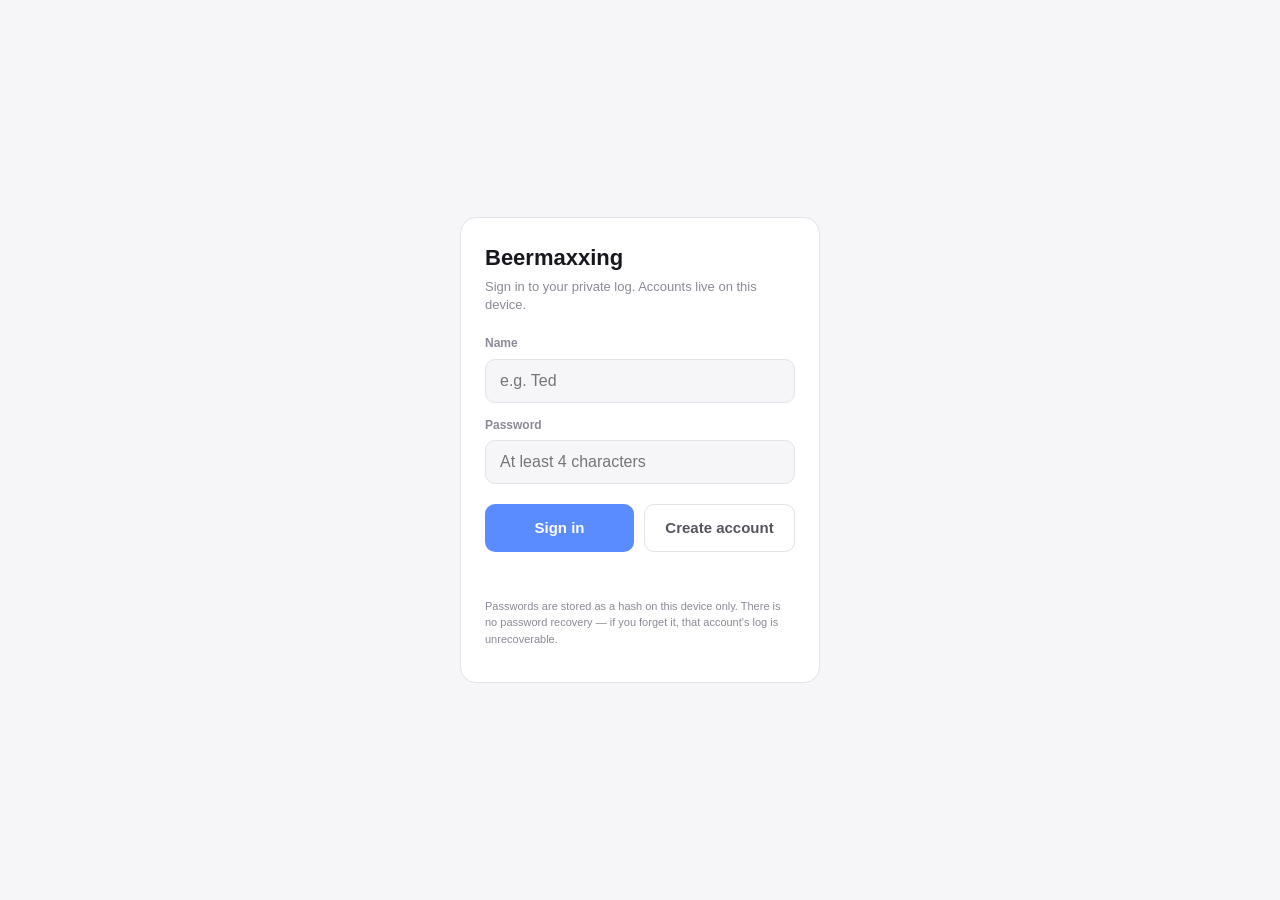
<file: index.html>
<!DOCTYPE html>
<html lang="en">
<head>
<meta charset="UTF-8">
<meta name="viewport" content="width=device-width, initial-scale=1, viewport-fit=cover">
<meta name="theme-color" content="#0b0b0f">
<meta name="mobile-web-app-capable" content="yes">
<meta name="apple-mobile-web-app-capable" content="yes">
<meta name="apple-mobile-web-app-status-bar-style" content="black-translucent">
<title>Beermaxxing</title>
<link rel="manifest" href="manifest.json">
<link rel="icon" href="icon.svg" type="image/svg+xml">
<link rel="apple-touch-icon" href="icon.svg">
<link rel="stylesheet" href="styles.css">
</head>
<body>

<!-- Sign-in / account creation. Shown until a valid session exists. -->
<div class="auth-view" id="authView">
  <form class="auth-card" id="authForm" autocomplete="off">
    <h1 class="auth-title">Beermaxxing</h1>
    <p class="auth-sub">Sign in to your private log. Accounts live on this device.</p>
    <div class="auth-field">
      <label for="authName">Name</label>
      <input id="authName" type="text" required maxlength="24" placeholder="e.g. Ted">
    </div>
    <div class="auth-field">
      <label for="authPassword">Password</label>
      <input id="authPassword" type="password" required maxlength="64" placeholder="At least 4 characters">
    </div>
    <div class="auth-actions">
      <button type="submit" class="auth-btn primary">Sign in</button>
      <button type="button" class="auth-btn ghost" id="authCreate">Create account</button>
    </div>
    <p class="auth-error" id="authError"></p>
    <p class="auth-note">Passwords are stored as a hash on this device only. There is no password recovery — if you forget it, that account's log is unrecoverable.</p>
  </form>
</div>

<main>
  <div class="hdr">
    <div class="hdr-main">
      <div class="lbl" id="wrange"></div>
      <div class="big num"><span id="wkTotal">0</span> <small>kcal this week</small></div>
      <div class="lbl num" id="wkGrams"></div>
      <div class="lbl num" id="wkCompare"></div>
    </div>
    <span class="user-chip" id="userChip" title="Signed in as — tap to sign out" style="cursor:pointer"></span>
    <div class="hdr-actions">
      <button class="ibtn" id="lockBtn" title="Lock / switch user">&#128274;</button>
      <button class="ibtn" id="clearDay" title="Clear selected day">&#128465;</button>
      <button class="ibtn" id="gearBtn" title="Edit calories per serving">&#9881;</button>
    </div>
  </div>

  <div class="sec">CALORIES PER SERVING (tap gear to edit)</div>
  <div id="edit"></div>

  <input id="drinkFilter" class="filter" type="search" placeholder="Filter drinks — e.g. wusu, 珠江, wheat…" autocomplete="off">

  <div class="days" id="days"></div>

  <div class="sec"><span>MY DRINKS (most-consumed first)</span>
    <button class="ibtn" id="editListBtn" title="Remove drinks from your list" style="width:52px;height:28px;font-size:12px">Edit</button>
  </div>
  <div id="rows"></div>

  <div class="sec"><span>BEER CATALOG — tap ＋ to add to your list</span></div>
  <div id="catalog"></div>

  <div class="totalbar">
    <span class="t" id="dayLbl"></span>
    <span class="v num"><span id="dayTotal">0</span> kcal · <span id="dayGrams">0</span> g alcohol</span>
  </div>

  <div class="sec">THIS WEEK BY DAY</div>
  <div class="wk" id="wk"></div>

  <div class="sec">WEEK MVPs</div>
  <div id="mvps"></div>

  <div class="sec">PAST WEEKS</div>
  <div id="hist"></div>
</main>

<div class="week-detail" id="weekDetail">
  <div class="wd-card">
    <div class="wd-head"><h2 id="wdTitle"></h2><button class="ibtn" id="wdClose">&#10005;</button></div>
    <div id="wdBody"></div>
  </div>
</div>

<div class="toast" id="toast"></div>

<script type="module" src="js/app.js"></script>
</body>
</html>
</file>
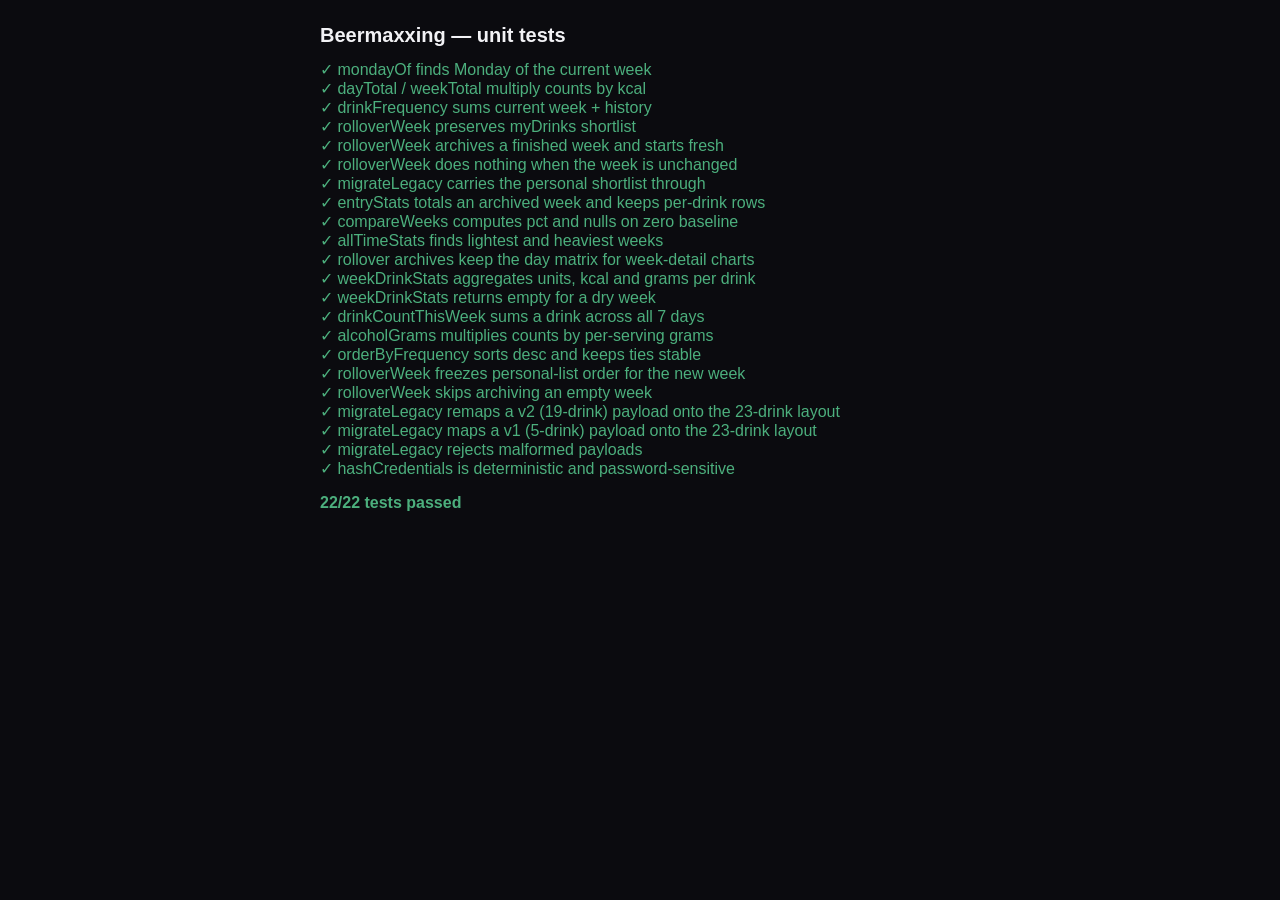
<file: tests.html>
<!DOCTYPE html>
<html lang="en">
<head>
<meta charset="UTF-8">
<meta name="viewport" content="width=device-width, initial-scale=1">
<title>Beermaxxing — tests</title>
<style>
  body { font-family: -apple-system, "Segoe UI", Roboto, sans-serif; max-width: 640px; margin: 24px auto; padding: 0 16px; background: #0b0b0f; color: #f2f2f5; }
  h1 { font-size: 20px; }
  .pass { color: #4caf7d; }
  .fail { color: #e5604d; }
  #summary { font-weight: 700; margin-top: 16px; }
  code { background: #17171d; padding: 1px 5px; border-radius: 4px; }
</style>
</head>
<body>
<h1>Beermaxxing — unit tests</h1>
<div id="results">Running…</div>
<div id="summary"></div>
<script type="module" src="js/tests.js"></script>
</body>
</html>
</file>
<file: styles.css>
/* Drink Calories — presentation only. All colors via custom properties so the
   dark/light flip is a single media query. */
:root {
  --bg: #0b0b0f; --card: #17171d; --border: #2a2a33;
  --text: #f2f2f5; --text2: #b9b9c4; --text3: #8a8a96;
  --accent: #5b8cff;
  --c1: #5b8cff; --c2: #e5604d; --c3: #4caf7d; --c4: #9b6ee8; --c5: #8a8a96; --c6: #c9a04e;
}
@media (prefers-color-scheme: light) {
  :root {
    --bg: #f6f6f8; --card: #ffffff; --border: #e2e2e8;
    --text: #17171d; --text2: #55555f; --text3: #8a8a96;
  }
}
* { box-sizing: border-box; -webkit-tap-highlight-color: transparent; }
html, body { margin: 0; padding: 0; }
body {
  background: var(--bg); color: var(--text);
  font-family: -apple-system, BlinkMacSystemFont, "Segoe UI", Roboto, "PingFang SC", "Noto Sans SC", sans-serif;
  font-size: 16px; line-height: 1.45;
  max-width: 480px; margin: 0 auto;
  padding: 16px 14px calc(24px + env(safe-area-inset-bottom));
}
button { font: inherit; color: inherit; }
.num { font-variant-numeric: tabular-nums; }

/* ------------------------------- header ------------------------------- */
.hdr { display: flex; align-items: center; justify-content: space-between; gap: 8px; margin-bottom: 12px; }
.hdr-main { flex: 1; min-width: 0; }
.lbl { font-size: 12px; color: var(--text3); }
.big { font-size: 36px; font-weight: 700; line-height: 1.1; }
.big small { font-size: 14px; font-weight: 400; color: var(--text3); }
.hdr-actions { display: flex; gap: 8px; }
.ibtn {
  width: 40px; height: 40px; border-radius: 10px; border: 1px solid var(--border);
  background: var(--card); display: flex; align-items: center; justify-content: center;
  cursor: pointer; flex-shrink: 0;
}
.ibtn:active { transform: scale(.95); }
.user-chip {
  max-width: 110px; overflow: hidden; text-overflow: ellipsis; white-space: nowrap;
  border: 1px solid var(--border); border-radius: 20px; background: var(--card);
  padding: 8px 14px; font-size: 14px; font-weight: 600;
}

/* ------------------------------ search box ---------------------------- */
.filter {
  width: 100%; padding: 10px 14px; margin-bottom: 10px;
  border: 1px solid var(--border); border-radius: 12px;
  background: var(--card); color: var(--text); font-size: 15px;
}

/* ------------------------------ day strip ----------------------------- */
.days { display: flex; gap: 4px; margin-bottom: 12px; }
.day {
  flex: 1; display: flex; flex-direction: column; align-items: center; gap: 1px;
  padding: 8px 0; border: 1px solid var(--border); border-radius: 12px;
  background: var(--card); cursor: pointer;
}
.day .d { font-size: 11px; color: var(--text3); }
.day .n { font-size: 16px; font-weight: 600; }
.day .k { font-size: 10px; color: var(--text3); min-height: 13px; }
.day.sel { background: var(--text); border-color: var(--text); }
.day.sel .d, .day.sel .n, .day.sel .k { color: var(--bg); }

/* ------------------------------ drink rows ---------------------------- */
.row {
  display: flex; align-items: center; gap: 8px; padding: 10px 12px;
  background: var(--card); border: 1px solid var(--border); border-radius: 12px; margin-bottom: 8px;
}
.dot { width: 10px; height: 10px; border-radius: 3px; flex-shrink: 0; }
.info { flex: 1; min-width: 0; }
.name { font-size: 15px; font-weight: 600; }
.serv { font-size: 12px; color: var(--text3); }
.ctl { display: flex; align-items: center; gap: 6px; }
.cbtn {
  width: 36px; height: 36px; border-radius: 10px; border: 1px solid var(--border);
  background: transparent; display: flex; align-items: center; justify-content: center;
  font-size: 18px; cursor: pointer; user-select: none;
}
.cbtn:active { background: var(--border); }
.cbtn:disabled { opacity: .25; }
.cnt { width: 28px; text-align: center; font-size: 16px; font-weight: 700; }

/* --------------------------- totals & charts --------------------------- */
.totalbar {
  display: flex; align-items: baseline; justify-content: space-between;
  padding: 14px 16px; border-radius: 12px;
  background: var(--card); border: 1px solid var(--border); margin: 12px 0;
}
.totalbar .t { font-size: 13px; color: var(--text2); }
.totalbar .v { font-size: 26px; font-weight: 700; }
.sec {
  font-size: 12px; color: var(--text3); margin: 18px 2px 8px;
  font-weight: 600; letter-spacing: .02em;
  display: flex; justify-content: space-between; align-items: center;
}
.wk { display: flex; gap: 6px; align-items: flex-end; height: 110px; padding: 2px 0; }
.wkc { flex: 1; display: flex; flex-direction: column; align-items: center; gap: 4px; height: 100%; justify-content: flex-end; }
.bar { width: 70%; border-radius: 4px 4px 0 0; background: var(--accent); }
.wkc.today .bar { background: var(--text); }
.wkl { font-size: 10px; color: var(--text3); }
.wkv { font-size: 10px; color: var(--text2); }

/* ------------------------------ week MVPs ------------------------------ */
.mvp-row {
  display: flex; align-items: baseline; gap: 8px;
  padding: 10px 12px; margin-bottom: 6px;
  background: var(--card); border: 1px solid var(--border); border-radius: 12px; font-size: 14px;
}
.mvp-medal { flex-shrink: 0; }
.mvp-label { color: var(--text3); font-size: 12px; width: 108px; flex-shrink: 0; }
.mvp-name { flex: 1; min-width: 0; overflow: hidden; text-overflow: ellipsis; white-space: nowrap; font-weight: 600; }
.mvp-value { font-weight: 700; font-size: 15px; color: var(--accent); }

/* -------------------------------- history ------------------------------ */
.hrow {
  display: flex; align-items: baseline; justify-content: space-between; gap: 8px;
  padding: 10px 2px; border-bottom: 1px solid var(--border); font-size: 14px;
}
.hrow:last-child { border-bottom: none; }
.hr-l { color: var(--text2); }
.hr-v { font-weight: 700; font-size: 15px; }
.hr-s { font-size: 11px; color: var(--text3); display: block; }
.hempty { font-size: 13px; color: var(--text3); padding: 8px 2px; }

/* ----------------------------- kcal editor ----------------------------- */
#edit { display: none; margin-top: 4px; }
.edrow { display: flex; align-items: center; gap: 8px; padding: 8px 2px; font-size: 14px; color: var(--text2); }
.edrow input {
  width: 80px; padding: 8px 10px; border: 1px solid var(--border); border-radius: 8px;
  background: var(--card); color: var(--text); font-size: 15px; text-align: right;
}

/* ------------------------------ catalog ------------------------------- */
.cat-head {
  display: block; width: 100%; text-align: left; margin: 10px 0 6px;
  padding: 10px 12px; border: 1px solid var(--border); border-radius: 12px;
  background: var(--card); font-size: 13px; font-weight: 700; cursor: pointer;
  color: var(--text);
}
.cat-arrow { color: var(--text3); }
.cat-count { float: right; color: var(--text3); font-weight: 400; }
.addbtn {
  padding: 8px 14px; border-radius: 10px; border: 1px solid var(--accent);
  background: transparent; color: var(--accent); font-size: 13px; font-weight: 700;
  cursor: pointer; flex-shrink: 0;
}
.addbtn:active { background: var(--accent); color: #fff; }
.cbtn.rm { border-color: #e5604d; color: #e5604d; }

/* --------------------------- week detail sheet --------------------------- */
.week-detail {
  position: fixed; inset: 0; z-index: 15; display: none;
  align-items: flex-end; justify-content: center; background: rgba(0,0,0,.5);
}
.wd-card {
  width: 100%; max-width: 480px; max-height: 86vh; overflow-y: auto;
  background: var(--bg); border: 1px solid var(--border); border-radius: 18px 18px 0 0;
  padding: 16px 16px calc(20px + env(safe-area-inset-bottom));
}
.wd-head { display: flex; align-items: center; justify-content: space-between; margin-bottom: 12px; }
.wd-head h2 { font-size: 17px; margin: 0; }
.wd-totals { display: flex; gap: 8px; margin-bottom: 10px; }
.wd-totals > div {
  flex: 1; text-align: center; background: var(--card); border: 1px solid var(--border);
  border-radius: 12px; padding: 10px 4px;
}
.wd-totals b { display: block; font-size: 20px; }
.wd-totals span { font-size: 11px; color: var(--text3); }
.wd-line { font-size: 13px; color: var(--text2); margin: 8px 2px; }
.wd-mvps { margin: 10px 0; }
.wd-mvp {
  display: flex; gap: 8px; align-items: baseline; font-size: 13px; padding: 7px 10px;
  background: var(--card); border: 1px solid var(--border); border-radius: 10px; margin-bottom: 6px;
}
.wd-mvp span:first-child { color: var(--text3); width: 108px; flex-shrink: 0; }
.wd-mvp b { flex: 1; min-width: 0; overflow: hidden; text-overflow: ellipsis; white-space: nowrap; }
.wd-days { margin: 12px 0; }
.wd-bars { display: flex; gap: 6px; align-items: flex-end; height: 104px; }
.wd-table { margin-top: 10px; }
.wd-tr {
  display: grid; grid-template-columns: 1fr 52px 56px 64px; gap: 6px;
  padding: 8px 6px; font-size: 13px; border-bottom: 1px solid var(--border);
}
.wd-tr span:not(.wd-tname) { text-align: right; }
.wd-th { color: var(--text3); font-size: 11px; font-weight: 600; }
.wd-tname { overflow: hidden; text-overflow: ellipsis; white-space: nowrap; }
.hrow-btn { width: 100%; text-align: left; background: transparent; border-left: none; border-right: none; cursor: pointer; }
button.hrow { border-top: none; }

/* -------------------------------- toast -------------------------------- */
.toast {
  position: fixed; left: 50%; bottom: 32px; transform: translateX(-50%) translateY(20px);
  background: var(--text); color: var(--bg); padding: 8px 16px; border-radius: 20px;
  font-size: 13px; font-weight: 600; opacity: 0; transition: .2s; pointer-events: none;
  z-index: 20;
}
.toast.show { opacity: 1; transform: translateX(-50%) translateY(0); }

/* ------------------------------ auth screen ---------------------------- */
.auth-view {
  position: fixed; inset: 0; z-index: 10; background: var(--bg);
  display: none; flex-direction: column; align-items: center; justify-content: center;
  padding: 24px; max-width: 480px; margin: 0 auto;
}
.auth-card {
  width: 100%; max-width: 360px; background: var(--card);
  border: 1px solid var(--border); border-radius: 16px; padding: 24px;
}
.auth-title { font-size: 22px; font-weight: 700; margin: 0 0 4px; }
.auth-sub { font-size: 13px; color: var(--text3); margin: 0 0 20px; }
.auth-field { margin-bottom: 14px; }
.auth-field label { display: block; font-size: 12px; color: var(--text3); margin-bottom: 6px; font-weight: 600; }
.auth-field input {
  width: 100%; padding: 12px 14px; border: 1px solid var(--border); border-radius: 10px;
  background: var(--bg); color: var(--text); font-size: 16px;
}
.auth-actions { display: flex; gap: 10px; margin-top: 20px; }
.auth-btn {
  flex: 1; padding: 12px; border-radius: 10px; border: none; cursor: pointer;
  font-weight: 700; font-size: 15px;
}
.auth-btn.primary { background: var(--accent); color: #fff; }
.auth-btn.ghost { background: transparent; border: 1px solid var(--border); color: var(--text2); }
.auth-error { color: #e5604d; font-size: 13px; min-height: 18px; margin-top: 12px; }
.auth-note { font-size: 11px; color: var(--text3); margin-top: 16px; line-height: 1.5; }
</file>
